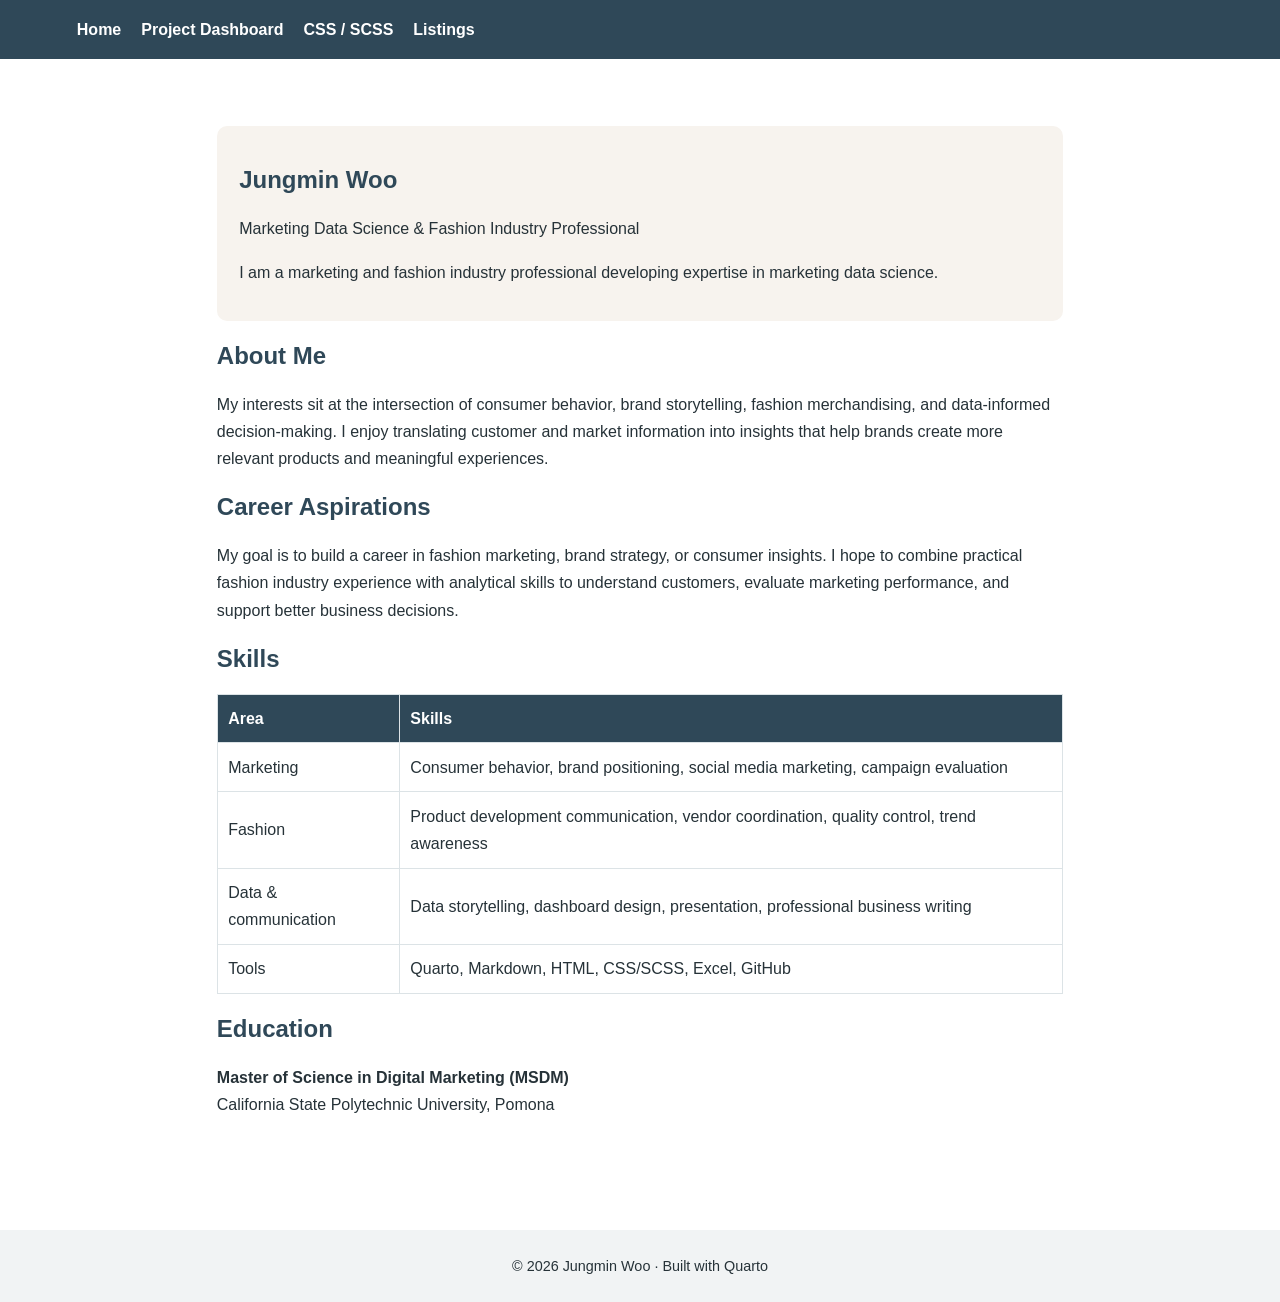
<file: M10/index.html>
<!doctype html><html lang="en"><head><meta charset="utf-8"><meta name="viewport" content="width=device-width,initial-scale=1"><title>Jungmin Woo | MSDM Portfolio</title><link rel="stylesheet" href="site.css"></head><body><nav><a href="index.html">Home</a><a href="dashboard.html">Project Dashboard</a><a href="css-scss.html">CSS / SCSS</a><a href="listings.html">Listings</a></nav><main class="wrap"><section class="hero"><h1>Jungmin Woo</h1><p>Marketing Data Science &amp; Fashion Industry Professional</p><p>I am a marketing and fashion industry professional developing expertise in marketing data science.</p></section><h2>About Me</h2><p>My interests sit at the intersection of consumer behavior, brand storytelling, fashion merchandising, and data-informed decision-making. I enjoy translating customer and market information into insights that help brands create more relevant products and meaningful experiences.</p><h2>Career Aspirations</h2><p>My goal is to build a career in fashion marketing, brand strategy, or consumer insights. I hope to combine practical fashion industry experience with analytical skills to understand customers, evaluate marketing performance, and support better business decisions.</p><h2>Skills</h2><table><tr><th>Area</th><th>Skills</th></tr><tr><td>Marketing</td><td>Consumer behavior, brand positioning, social media marketing, campaign evaluation</td></tr><tr><td>Fashion</td><td>Product development communication, vendor coordination, quality control, trend awareness</td></tr><tr><td>Data &amp; communication</td><td>Data storytelling, dashboard design, presentation, professional business writing</td></tr><tr><td>Tools</td><td>Quarto, Markdown, HTML, CSS/SCSS, Excel, GitHub</td></tr></table><h2>Education</h2><p><strong>Master of Science in Digital Marketing (MSDM)</strong><br>California State Polytechnic University, Pomona</p></main><footer>© 2026 Jungmin Woo · Built with Quarto</footer></body></html>
</file>
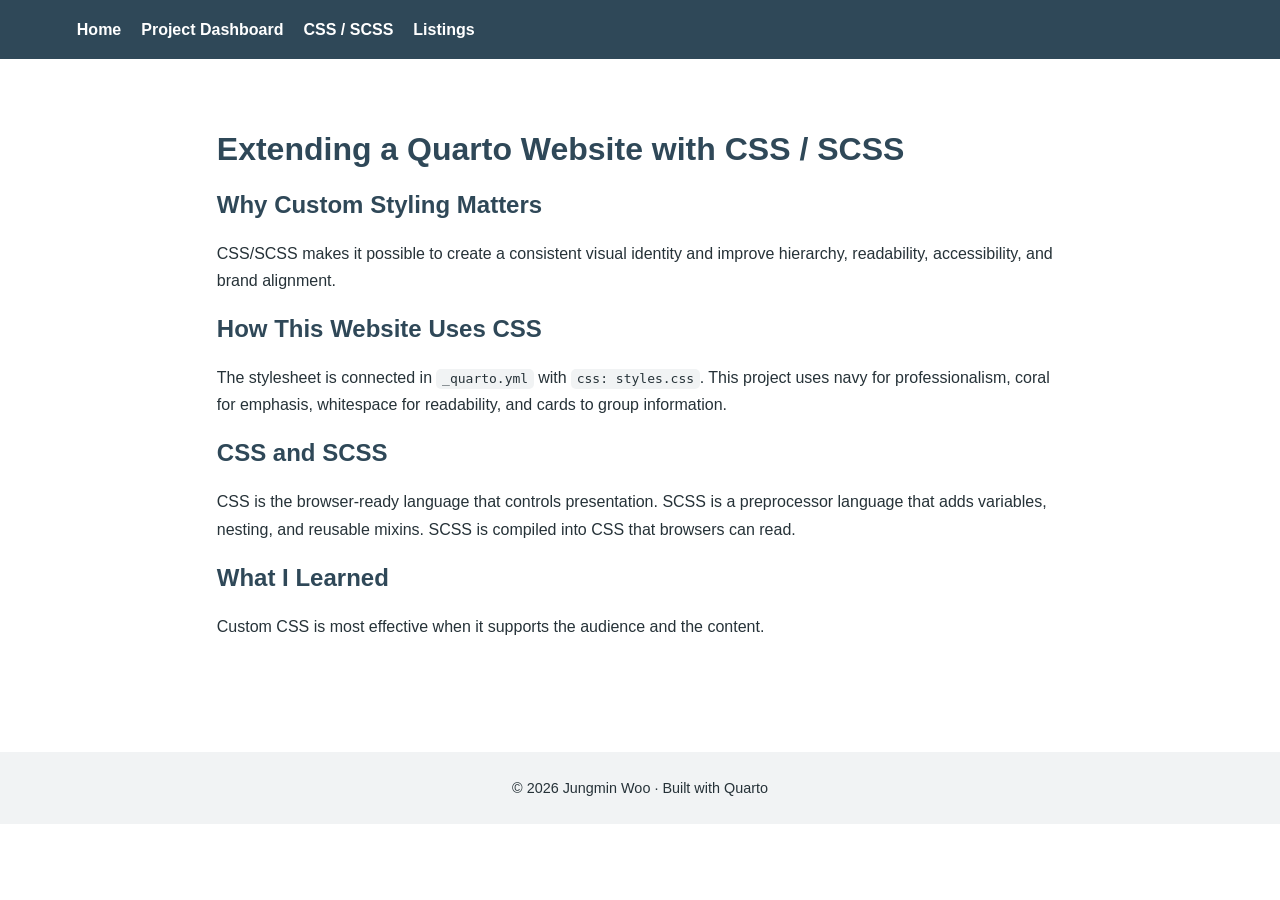
<file: M10/css-scss.html>
<!doctype html><html lang="en"><head><meta charset="utf-8"><meta name="viewport" content="width=device-width,initial-scale=1"><title>CSS / SCSS</title><link rel="stylesheet" href="site.css"></head><body><nav><a href="index.html">Home</a><a href="dashboard.html">Project Dashboard</a><a href="css-scss.html">CSS / SCSS</a><a href="listings.html">Listings</a></nav><main class="wrap"><h1>Extending a Quarto Website with CSS / SCSS</h1><h2>Why Custom Styling Matters</h2><p>CSS/SCSS makes it possible to create a consistent visual identity and improve hierarchy, readability, accessibility, and brand alignment.</p><h2>How This Website Uses CSS</h2><p>The stylesheet is connected in <code>_quarto.yml</code> with <code>css: styles.css</code>. This project uses navy for professionalism, coral for emphasis, whitespace for readability, and cards to group information.</p><h2>CSS and SCSS</h2><p>CSS is the browser-ready language that controls presentation. SCSS is a preprocessor language that adds variables, nesting, and reusable mixins. SCSS is compiled into CSS that browsers can read.</p><h2>What I Learned</h2><p>Custom CSS is most effective when it supports the audience and the content.</p></main><footer>© 2026 Jungmin Woo · Built with Quarto</footer></body></html>
</file>
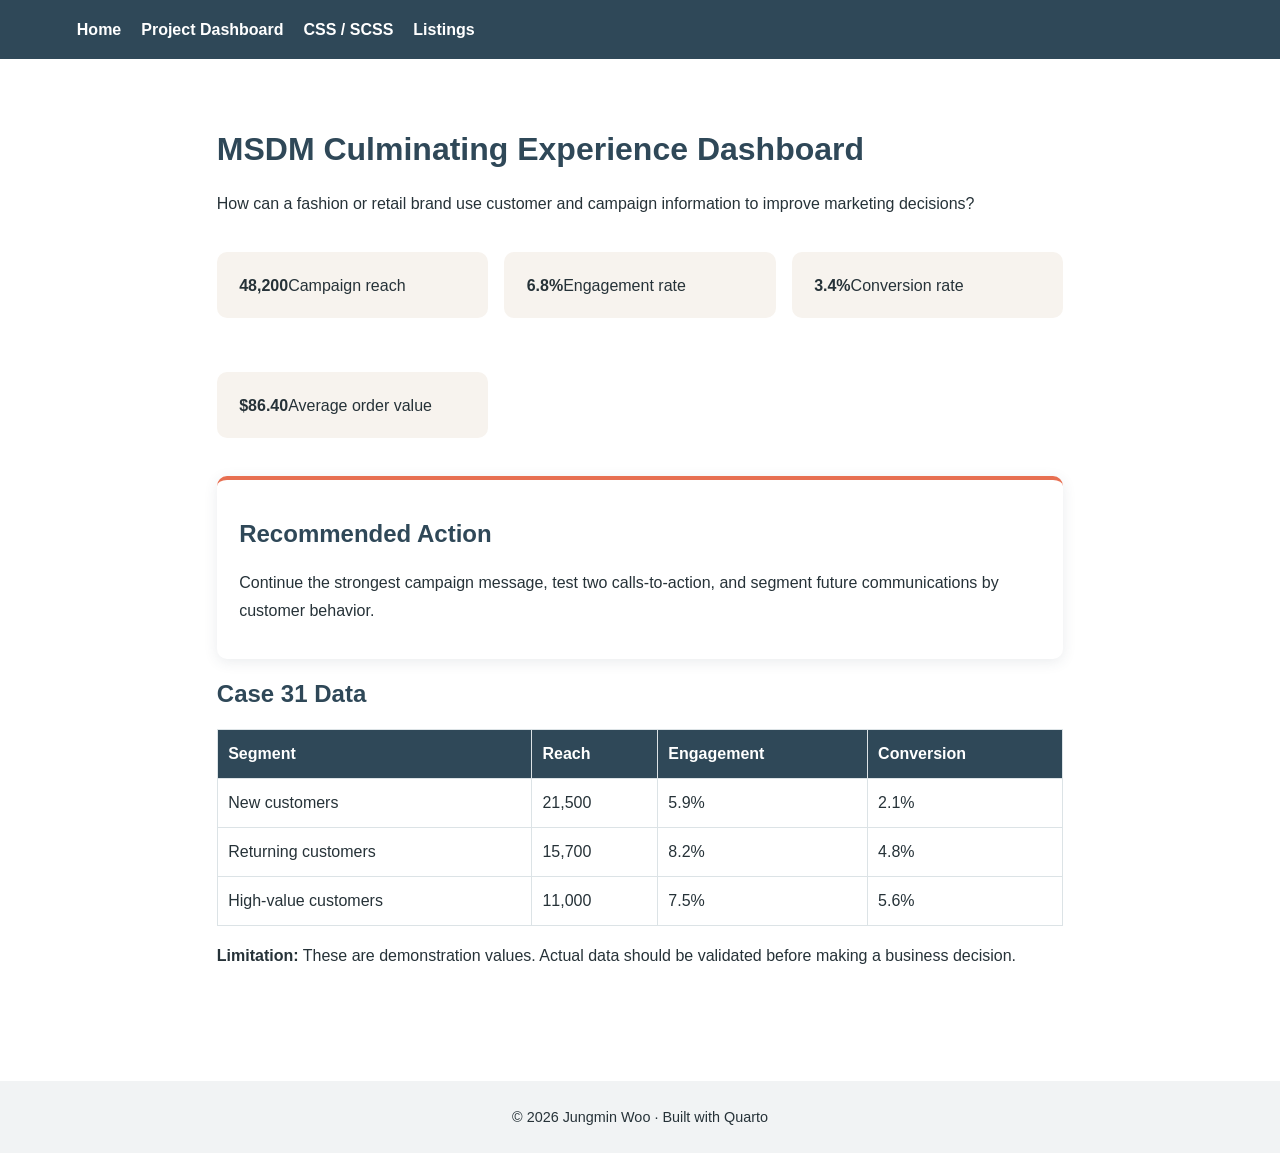
<file: M10/dashboard.html>
<!doctype html><html lang="en"><head><meta charset="utf-8"><meta name="viewport" content="width=device-width,initial-scale=1"><title>MSDM Project Dashboard</title><link rel="stylesheet" href="site.css"></head><body><nav><a href="index.html">Home</a><a href="dashboard.html">Project Dashboard</a><a href="css-scss.html">CSS / SCSS</a><a href="listings.html">Listings</a></nav><main class="wrap"><h1>MSDM Culminating Experience Dashboard</h1><p>How can a fashion or retail brand use customer and campaign information to improve marketing decisions?</p><div class="grid"><div class="metric"><strong>48,200</strong>Campaign reach</div><div class="metric"><strong>6.8%</strong>Engagement rate</div><div class="metric"><strong>3.4%</strong>Conversion rate</div><div class="metric"><strong>$86.40</strong>Average order value</div></div><div class="card"><h2>Recommended Action</h2><p>Continue the strongest campaign message, test two calls-to-action, and segment future communications by customer behavior.</p></div><h2>Case 31 Data</h2><table><tr><th>Segment</th><th>Reach</th><th>Engagement</th><th>Conversion</th></tr><tr><td>New customers</td><td>21,500</td><td>5.9%</td><td>2.1%</td></tr><tr><td>Returning customers</td><td>15,700</td><td>8.2%</td><td>4.8%</td></tr><tr><td>High-value customers</td><td>11,000</td><td>7.5%</td><td>5.6%</td></tr></table><p><strong>Limitation:</strong> These are demonstration values. Actual data should be validated before making a business decision.</p></main><footer>© 2026 Jungmin Woo · Built with Quarto</footer></body></html>
</file>
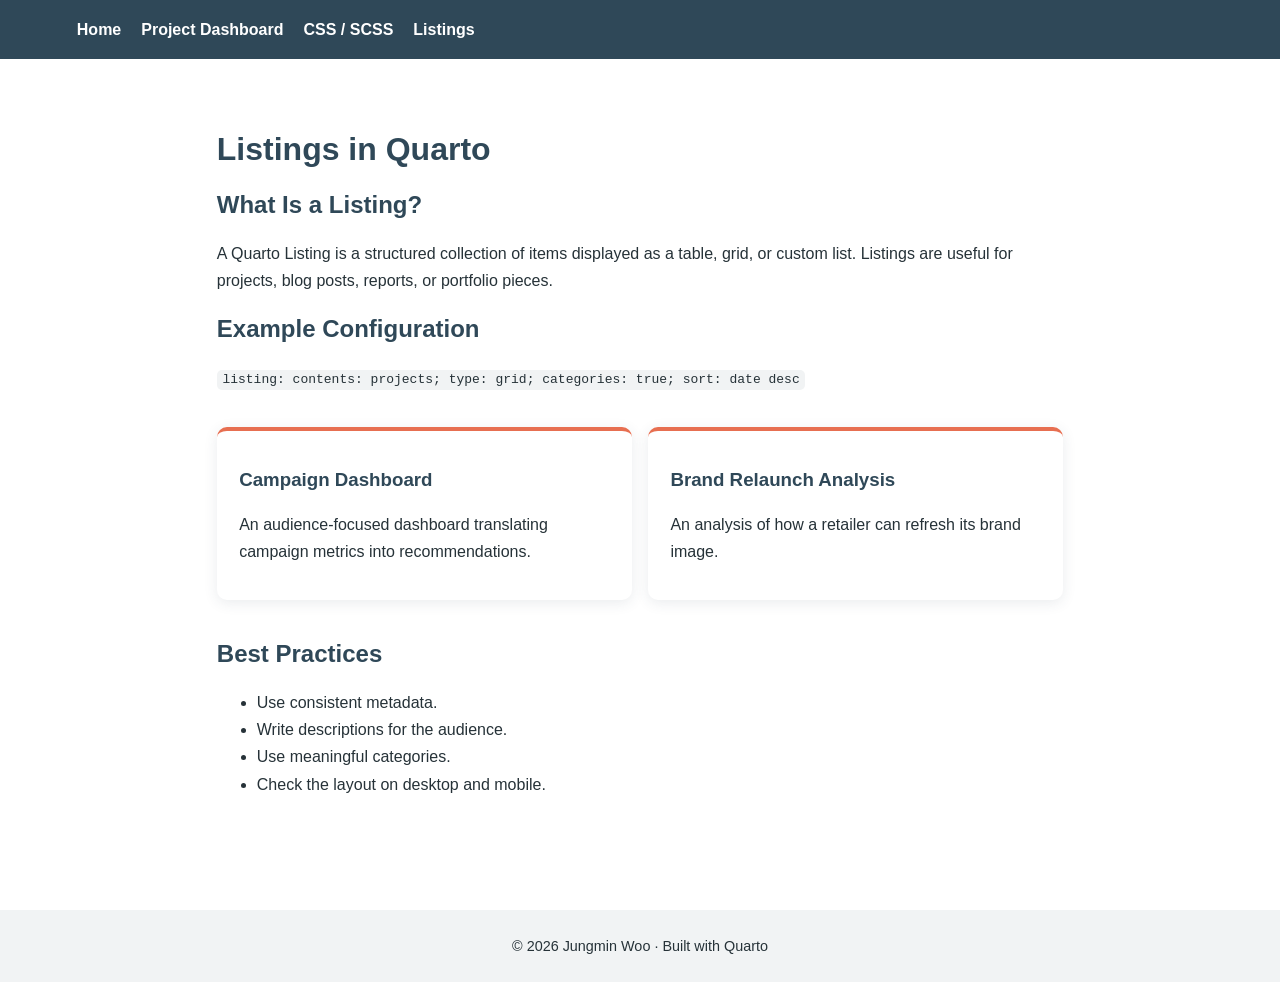
<file: M10/listings.html>
<!doctype html><html lang="en"><head><meta charset="utf-8"><meta name="viewport" content="width=device-width,initial-scale=1"><title>Listings in Quarto</title><link rel="stylesheet" href="site.css"></head><body><nav><a href="index.html">Home</a><a href="dashboard.html">Project Dashboard</a><a href="css-scss.html">CSS / SCSS</a><a href="listings.html">Listings</a></nav><main class="wrap"><h1>Listings in Quarto</h1><h2>What Is a Listing?</h2><p>A Quarto Listing is a structured collection of items displayed as a table, grid, or custom list. Listings are useful for projects, blog posts, reports, or portfolio pieces.</p><h2>Example Configuration</h2><p><code>listing: contents: projects; type: grid; categories: true; sort: date desc</code></p><div class="grid"><div class="card"><h3>Campaign Dashboard</h3><p>An audience-focused dashboard translating campaign metrics into recommendations.</p></div><div class="card"><h3>Brand Relaunch Analysis</h3><p>An analysis of how a retailer can refresh its brand image.</p></div></div><h2>Best Practices</h2><ul><li>Use consistent metadata.</li><li>Write descriptions for the audience.</li><li>Use meaningful categories.</li><li>Check the layout on desktop and mobile.</li></ul></main><footer>© 2026 Jungmin Woo · Built with Quarto</footer></body></html>
</file>
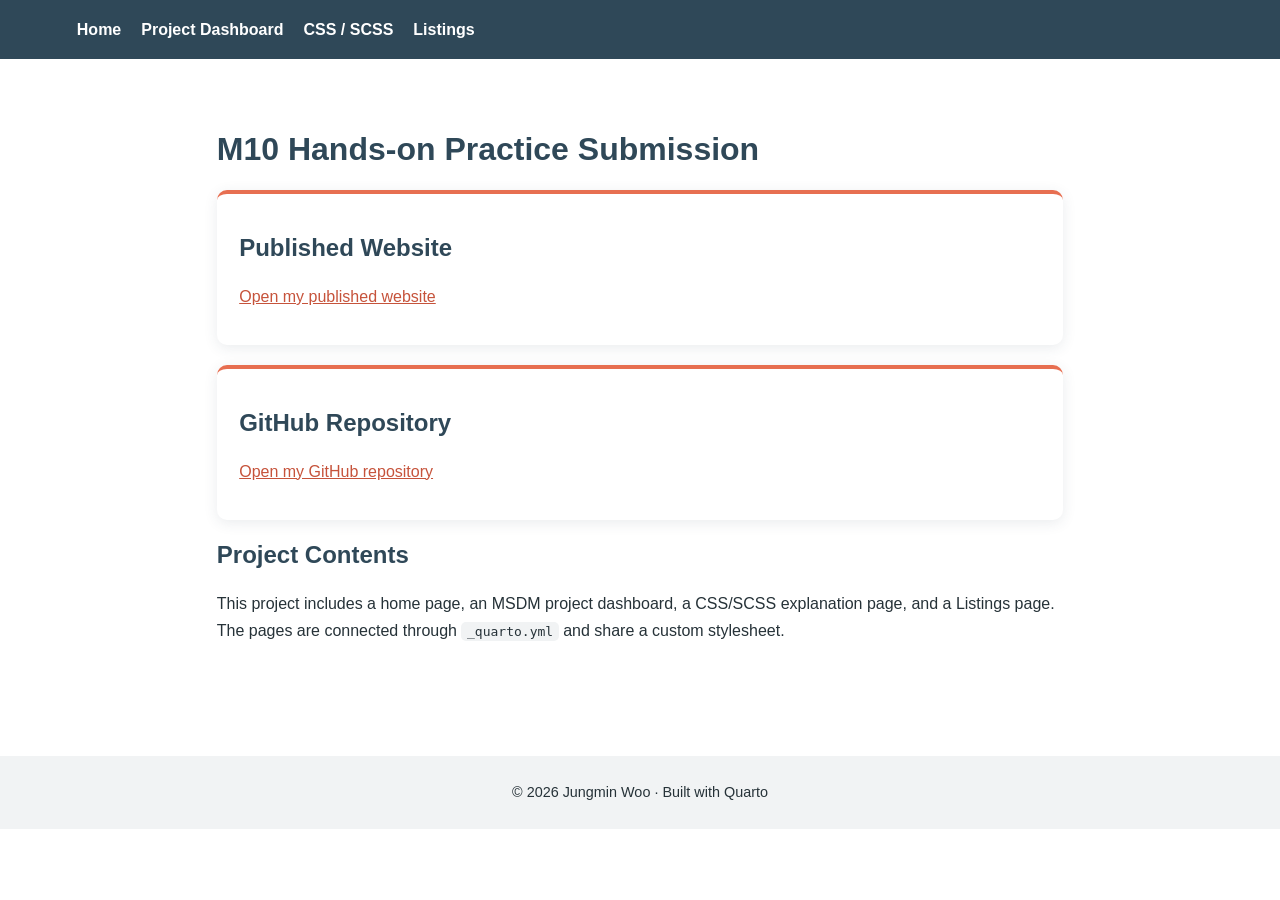
<file: M10/submission.html>
<!doctype html><html lang="en"><head><meta charset="utf-8"><meta name="viewport" content="width=device-width,initial-scale=1"><title>M10 Submission</title><link rel="stylesheet" href="site.css"></head><body><nav><a href="index.html">Home</a><a href="dashboard.html">Project Dashboard</a><a href="css-scss.html">CSS / SCSS</a><a href="listings.html">Listings</a></nav><main class="wrap"><h1>M10 Hands-on Practice Submission</h1><div class="card"><h2>Published Website</h2><p><a href="https://min-woo0210.github.io/IBM6500-M10/">Open my published website</a></p></div><div class="card"><h2>GitHub Repository</h2><p><a href="https://github.com/Min-woo0210/IBM6500-M10">Open my GitHub repository</a></p></div><h2>Project Contents</h2><p>This project includes a home page, an MSDM project dashboard, a CSS/SCSS explanation page, and a Listings page. The pages are connected through <code>_quarto.yml</code> and share a custom stylesheet.</p></main><footer>© 2026 Jungmin Woo · Built with Quarto</footer></body></html>
</file>
<file: M10/site.css>
:root{--navy:#2f4858;--coral:#e76f51;--sand:#f7f3ee;--ink:#263238}*{box-sizing:border-box}body{margin:0;font-family:Arial,Helvetica,sans-serif;color:var(--ink);line-height:1.7}nav{background:var(--navy);padding:1rem 6%;display:flex;gap:1.25rem;flex-wrap:wrap}nav a{color:#fff;text-decoration:none;font-weight:700}.wrap{max-width:1000px;margin:auto;padding:3rem 6%}h1,h2,h3{color:var(--navy);line-height:1.25}.hero,.card,.metric{padding:1.2rem 1.4rem;margin:1.2rem 0;border-radius:10px}.hero,.metric{background:var(--sand)}.card{border-top:4px solid var(--coral);box-shadow:0 3px 14px #2f48581a}.grid{display:grid;grid-template-columns:repeat(auto-fit,minmax(220px,1fr));gap:1rem}table{border-collapse:collapse;width:100%;margin:1rem 0}th,td{border:1px solid #dce3e6;padding:.65rem;text-align:left}th{background:var(--navy);color:#fff}code{background:#f1f3f4;border-radius:5px;padding:.15rem .35rem}footer{background:#f1f3f4;text-align:center;padding:1.5rem;margin-top:3rem;font-size:.9rem}a{color:#c6533b}
</file>
